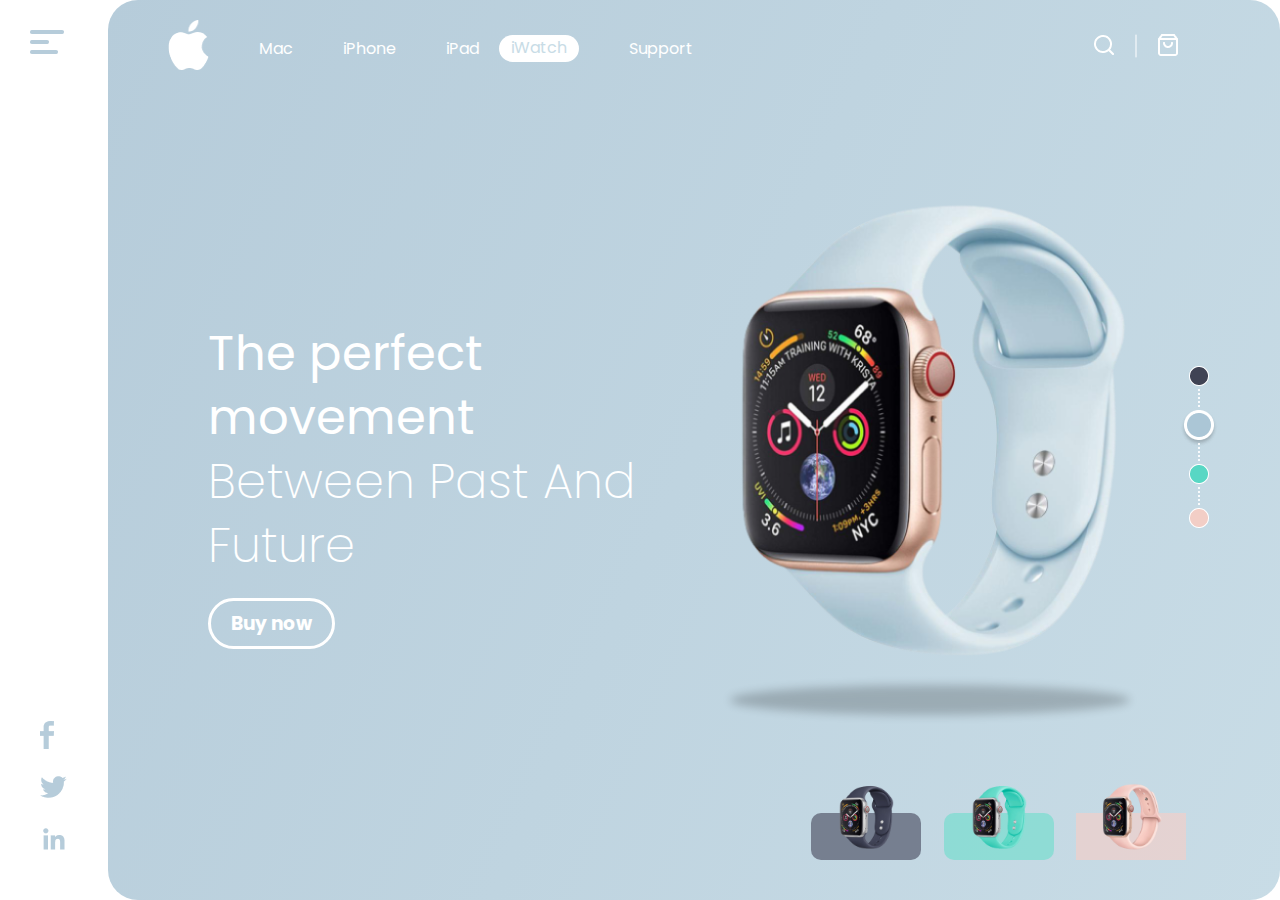
<file: assets/index.html>
<!DOCTYPE html>
<html lang="en">
<head>
<meta charset="UTF-8">
<meta content="width=device-width,initial-scale=1" name="viewport">
<title>
Apple watch landing page
</title>
<link rel="stylesheet" href="untitled1.css">
</head>
<body>
<div class="base" >
    <div class="top">
    <div class="menue">
    <img src="Nav Menu.png" onclick="toggle()"/>
    </div>
    <div class="icons">
    <div class="facebook">
        <img src="Vector.png"  >
        </div>
        <div class="twitter">
            <img src="Vector-2.png">
            </div>
            <div class="linkdin">
                <img src="Vector-3.png" >
                </div>
    </div>
    </div>
    <section class="sec">
    
        <header>
            <a href="#"><img src="apple.png" class="logo"></a>
            <ul>
                <li><a href="#" >Mac</a></li>
                <li><a href="#" >iPhone</a></li>
                <li><a href="#" >iPad</a></li>
                <div class="watch">
                <li>iWatch</li>
            </div>
                <li><a href="#" >Support</a></li>
                
                
            </ul>
            <div class="serchcart">
                <img src="Search and Cart.png">
            </div>
        </header>
        
        
        <div class="content">
            <div class="text">
            <h2><b>The perfect movement</b><br>Between Past And <br> Future<br></h2><samp><a><h3>Buy now</h3> </a></samp>
           </div>
        <div class="imgbox">
            <img src="1 1.png" class="iWatch">
            <div class="box">
        
            </div>
        </div>
        </div>
        <div class="thumb">
            <div class="first">
            <li><img src="4.png"></li>
        </div>
        <div class="second">
            <li><img src="5.png"></li>
        </div>
        <div class="third">
            <li><img src="3.png"></li>
        </div>
        </div>
       
        <div class= "colornavigator">
            <img src="Color Indicator.png">
        </div>
        
        </section>
        
</div>


<div class="sidenav" id="sidenav" >
    <a href="#">Mac</a>
    <a href="#">iPhone</a>
    <a href="#">iPad</a>
    <a href="#">iWatch</a>
    <a href="#">Support</a>
    
  </div>
  
  <script>
    
function toggle() {
  var x = document.getElementById("sidenav");
  if (x.style.display === "block") {
    x.style.display = "none";
  } else {
    x.style.display = "block";
  }
}
    </script>
         
</body>

</html>
</file>
<file: assets/untitled1.css>
@import url('https://fonts.googleapis.com/css?family=Poppins: 200,300,400,500,600,700,800,900&display=swap');
*
{
    margin: 0;
    padding: 0;
    box-sizing: border-box;
    font-family: 'Poppins',sans-serif;
}

.base{
    display: flex;
    flex-direction:row;
    border-radius:300px;
    

}
section{
    position: relative;
    width: 100%;
    min-height: 100vh;
    padding: 100px;
    display: flex;
    justify-content: space-between;
    align-items: center;
    overflow-x: hidden;
    
   
background: linear-gradient(294.28deg, #C8DCE6 0%, #B6CCDA 100%);
border-radius: 30px;

}

header{
    position: absolute;
    top: 0;
    left: 0;
    width: 100%;
    padding: 20px 100px  10px 60px;
    display: flex;
    
    align-items: center ;
}
header .logo{
margin-top: 0px;
width: 40.62px;
Height:50px;
left: 9.38%;

}

header ul{
position: relative;
display: flex;
}
header ul li{
   list-style: none;
    }
header ul li a{
    display: inline block;
    color: #ffffff;
    font-weight: 500px;
    margin-left: 50px;
    text-decoration: none;
    line-height: 27px;
    font-style: normal;
}
.content{
    color: #ffffff;
    position: relative;
    width: 100%;
    display: flex;
    justify-content: space-between;
    align-items: center;
}
.content .text{
    position: relative;
    width: 600px;
}
.content .text h2{
    color: #ffffff;
    font-size: 3rem;
    line-height: 4rem;
    font-weight: 200;
}
.content .text samp h3{
    color: #ffffff;
    padding: 0  px 20px;

    
   
}

.content .text a{
display: inline-block;
margin-top: 20px;
padding: 8px 20px;
position: absolute;

border: 3px solid #FFFFFF;
box-sizing: border-box;
border-radius: 100px;
}
.imgbox .iWatch{
    width: 500px;
    display: flex;
    
    

}
.thumb{
    position: absolute;
    left: 60%;
    bottom: 40px ;
    transform: rotateX(-50%);
    display: flex;
    width: 375px;
    justify-content: space-between;

}
.thumb li{
    list-style: none;
    display: inline-block;
    margin: 0px  20px;
    cursor: pointer;
    transition: 0.5s;
}
.thumb li img{
    max-width: 70px;
    margin-top: -30px;

}
.thumb li:hover{
    transform: translateY(-25px);
}





.top{
    background-color: #ffffff;
    display: flex;
    flex-direction: column;
    justify-content: space-between;

}
 .menue{
    padding:30px 30px 30px 30px ;
    pointer-events:none
}
.icons{
padding: 30px   ;
margin-top: 500px;

} 
.first{
    position: relative;


background: rgba(67, 69, 88, 0.6);
border-radius: 10px;



}
.second{
    position: relative;



    background: rgba(106, 221, 204, 0.6);
    border-radius: 10px;
}
.third{
    position: relative;
    background: rgba(249, 205, 196, 0.6);


}
.serchcart{
    margin-left: auto;

    position: relative;
}
.watch{
    background-color: rgb(255, 255, 255);
    border-radius: 40px;
    color: #C8DCE6;
    padding: 0px !important;
    margin-left: 20px;
    text-align: center;
    width: 80px;

   
}
.facebook{
    padding: 10px ;
}
.twitter{
    padding: 10px;
}
.linkdin{
    padding: 10px;
}
.box{
    width: 80%;
    margin-left: 10%;
    height: 30px;
    background-color:black;
    opacity: 0.2;
    filter: blur(5px);
    border-radius: 50%;
}
.w3-sidebar w3-bar-block w3-border-right{
    display: none;
}
.sidenav{
    display: none;
}
.colornavigator{
    position: relative;
    display: block;
   
}
@media screen and (max-width:800px) {
    .sidenav{
        display: inline;
        position: relative;
}
    

    header ul{
        display: none;
    }
header{
    justify-content: center;
}
    .content {
        font-weight:700;
        flex-direction: column;
       
    }
    .imgbox .iWatch{
        width: 280px;
        display: flex;
 }
    .thumb{
        display: none;
        
    
    }
.serchcart{
    
    margin-left: 80%;
    position: relative;
}

.thumb li img{
    max-width: 80px;

}
.content .text{
    padding-left: 180px;
    padding-bottom: 150px;

}
.content .text a{
    margin-bottom: 100px;
}
section{
    font-size: 20px;

}
.content .text h2{
    font-size: 1.2rem;
    line-height: 2rem;
    margin-top: 10%;
}
.box{
    margin-bottom: 25%;
}
.colornavigator{
margin-top: 200px;
margin-left: 55%; 
justify-content: space-around;
position: absolute;
display:block 

}

.content .text samp h3{
    color: #ffffff;
    padding: 0  px 20px;
    font-size: 1rem;
}
section{
    width: 100%;
    padding: 100px;
    display: flex;
    justify-content: space-between;
    
   
background: linear-gradient(294.28deg, #C8DCE6 0%, #B6CCDA 100%);
border-radius:20px;

}
.sidenav {
    height: 100%;
    width: 150px;
    position: fixed;
    z-index: 1;
    top: 0;
    left: 0;
    background-color:#ffffff;
    overflow-x: hidden;
    padding-top: 20px;
    display: none;
  
  }
  
  /* Style the sidenav links and the dropdown button */
  .sidenav a{
    padding: 10px 8px 0px 16px;
    text-decoration: none;
    font-size: 20px;
    color: #818181;
    display: block;
    border: none;
    background: none;
    width: 100%;
    text-align: center;
    cursor: pointer;
    outline: none;
    margin-top: 40%;
  }
  
  /* On mouse-over */
  .sidenav a:hover{
    color:black;

  }
  
  .logon{
    padding-left: 60px ;
    margin-top: 40%;
  }
  .menue{
    display: flex;
    flex-direction:column-reverse;
    
}
.base{
    display: flex;
    flex-direction: column-reverse;
    border-radius: 200px;
}
.top{
    flex-direction: row;
    z-index: 2;
}
.icons{
    display: flex;
    flex-direction: row;
    padding: 10px   ;
    margin-top: 0%;
    width: auto;
}
.menue{
    padding:30px 30px 30px 30px ;
    pointer-events:auto;
    }
    .facebook{
        padding: 10px ;
    }
    .twitter{
        padding: 12px;
    }
    .linkdin{
        padding: 12px;
    }
}
</file>
